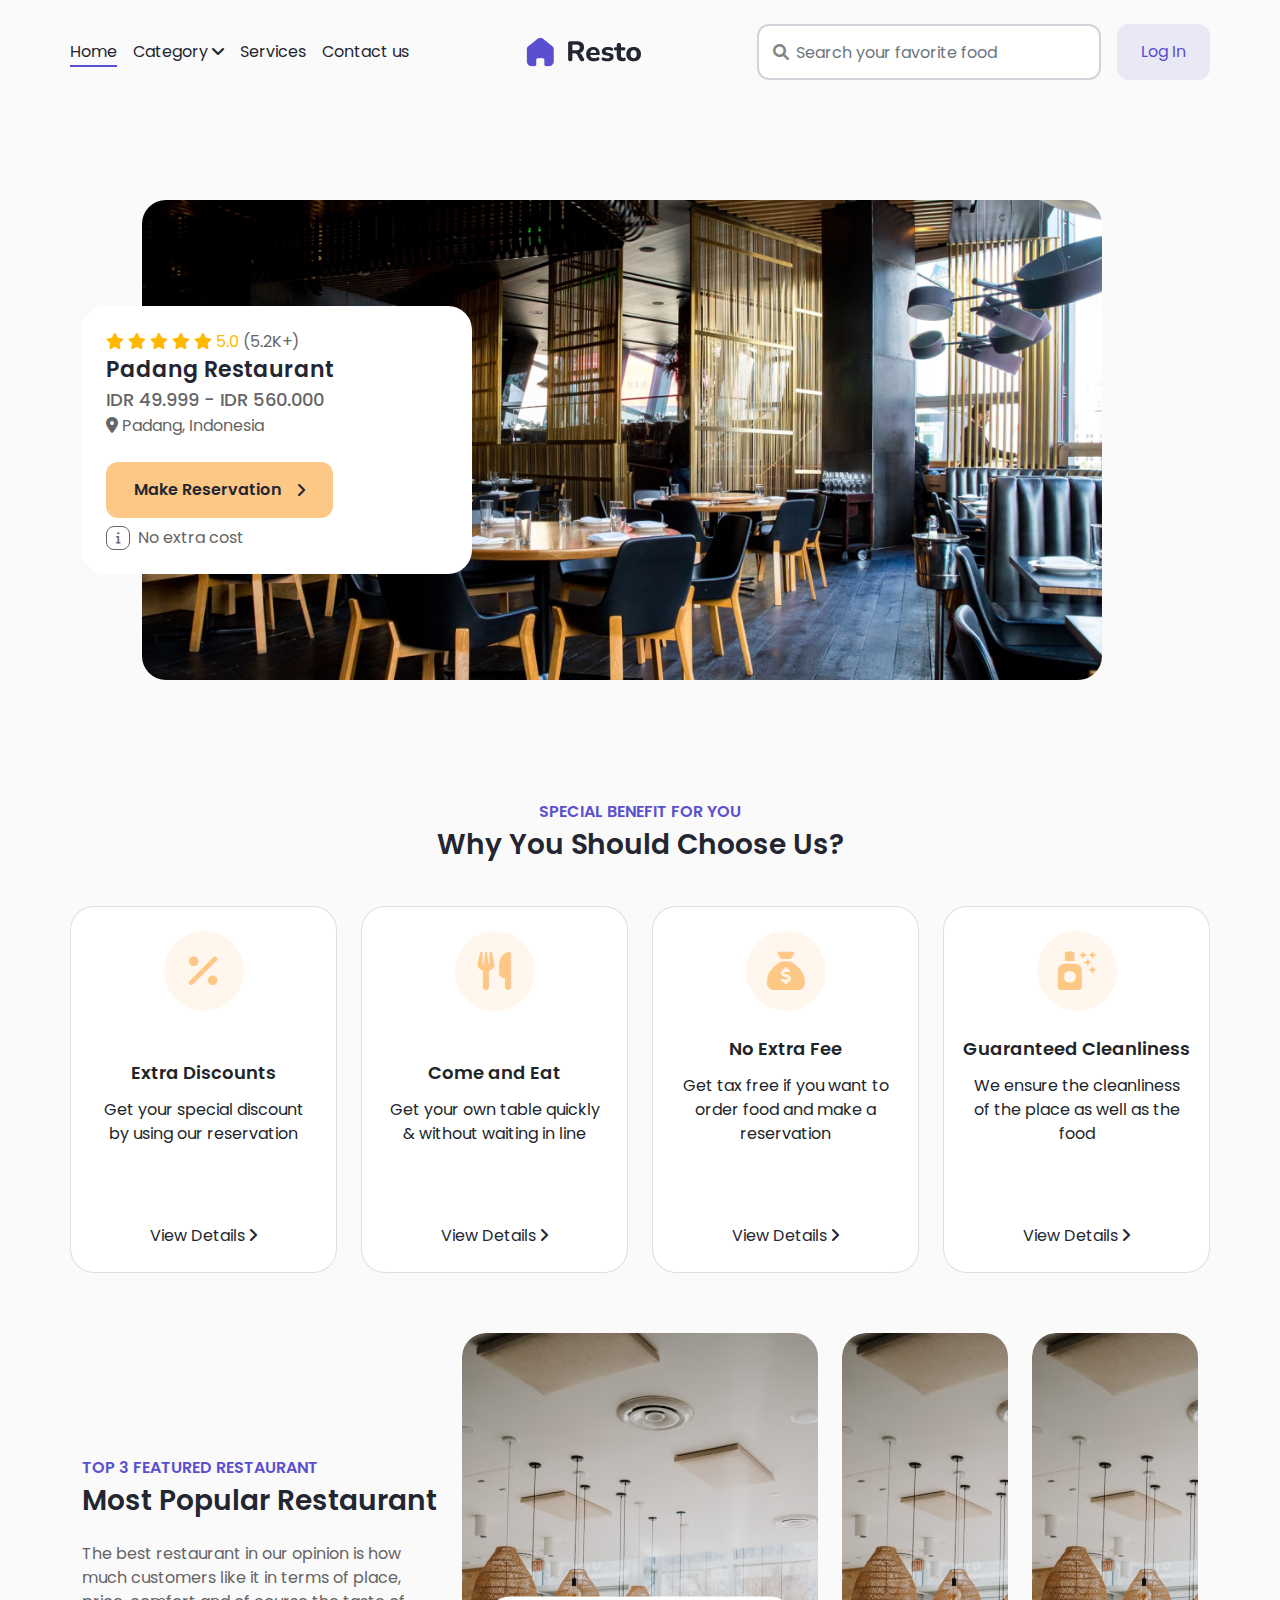
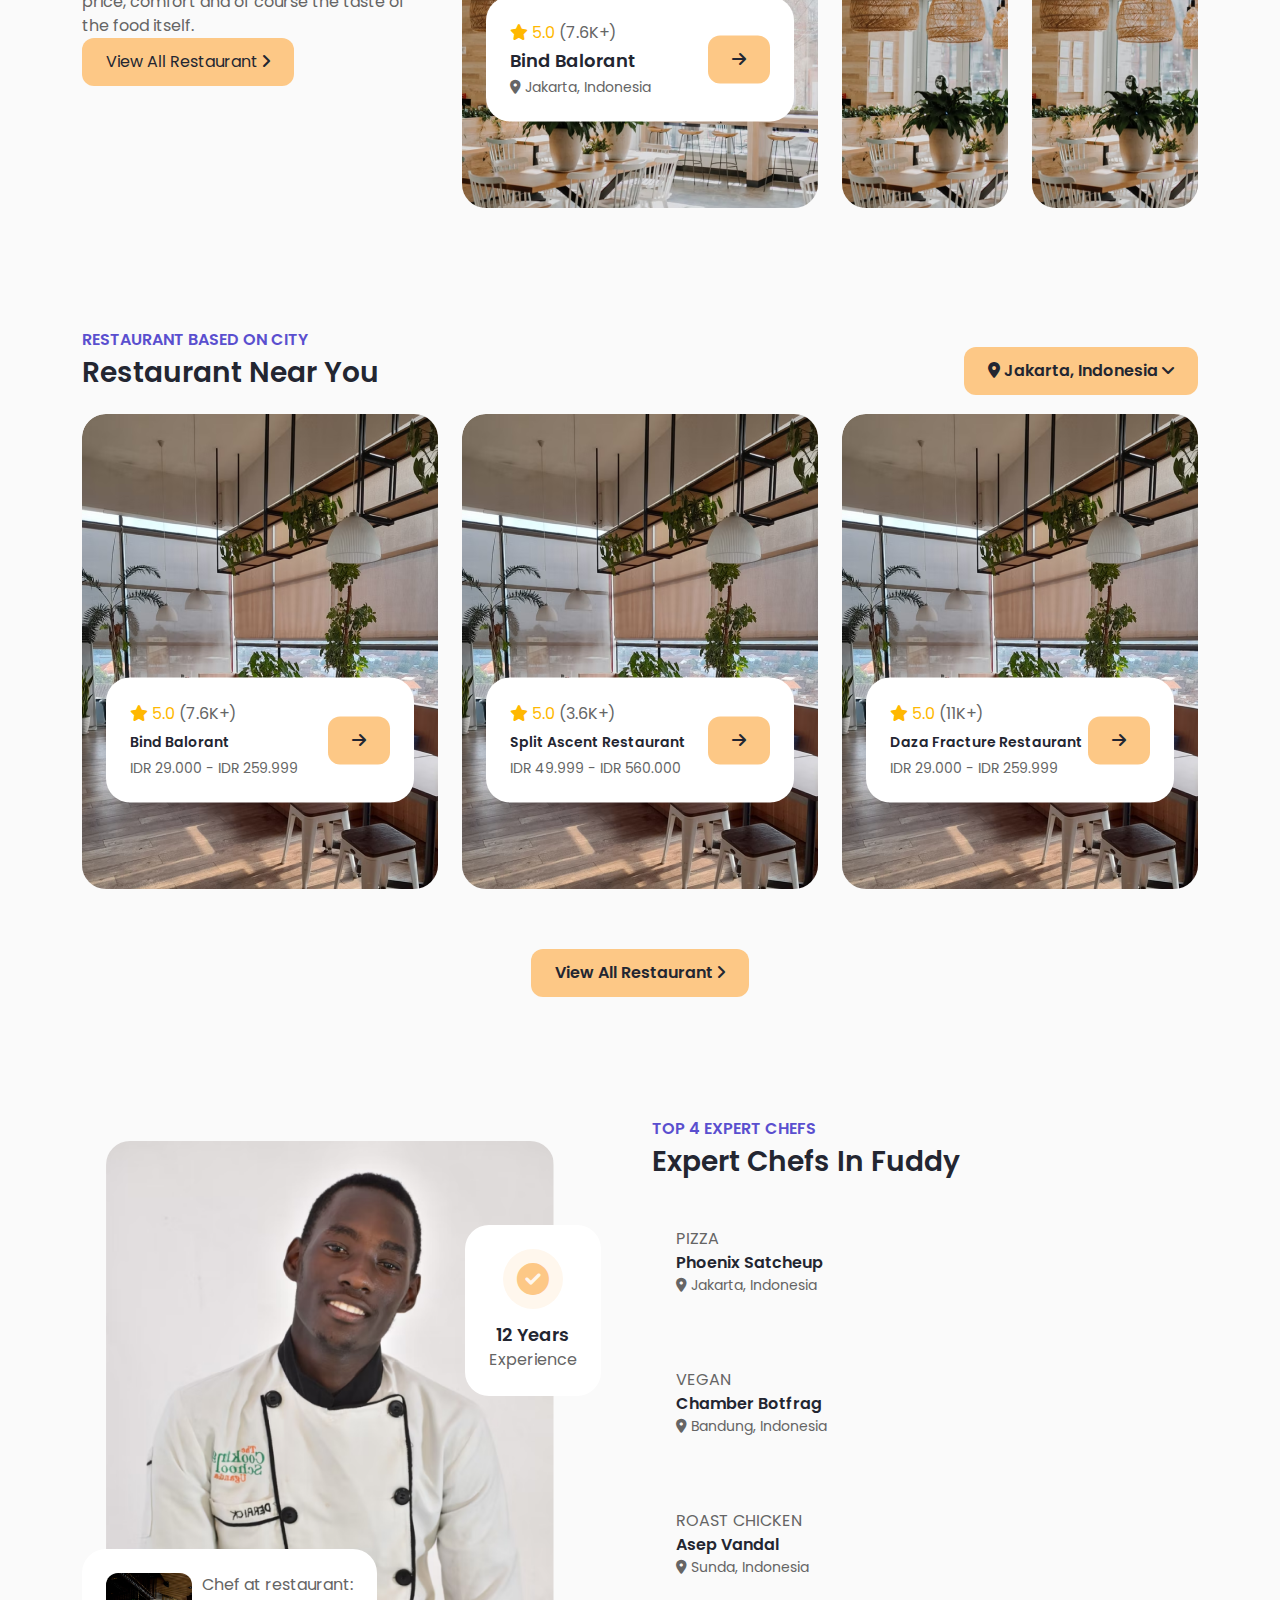
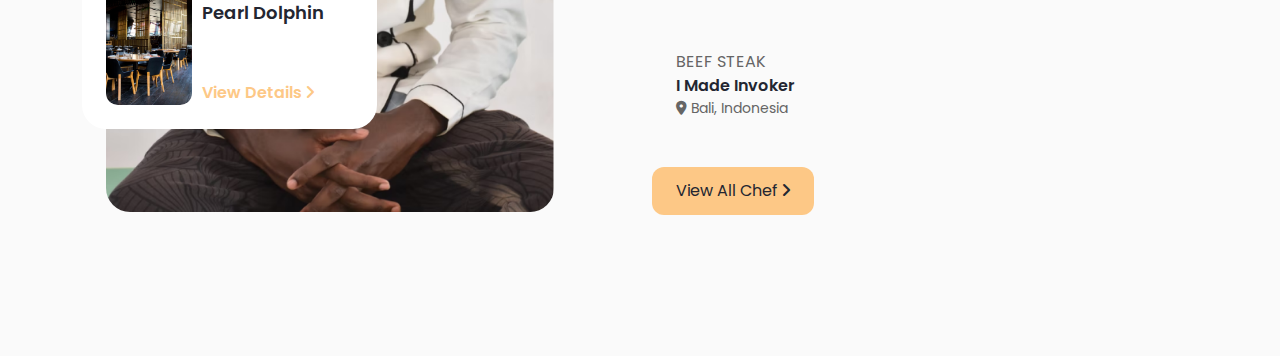
<file: bwa-agustusan/index.html>
<!DOCTYPE html>
<html lang="en">
  <head>
    <meta charset="UTF-8" />
    <meta http-equiv="X-UA-Compatible" content="IE=edge" />
    <meta name="viewport" content="width=device-width, initial-scale=1.0" />
    <title>Resto - Restoran Landing Page</title>

    <link rel="stylesheet" href="assets/style/style.css" />
    <link rel="stylesheet" href="bootstrap-5.0.2-dist/css/bootstrap.min.css" />
    <link rel="preconnect" href="https://fonts.googleapis.com" />

    <link rel="preconnect" href="https://fonts.gstatic.com" crossorigin />
    <link
      href="https://fonts.googleapis.com/css2?family=Poppins:wght@100;200;300;400;500;600;700;800;900&display=swap"
      rel="stylesheet"
    />
    <link rel="stylesheet" href="assets/fontawesome/css/all.min.css" />
  </head>
  <body>
    <!-- Header -->
    <div class="container nav d-flex justify-content-between mt-4">
      <nav>
        <ul class="d-flex gap-3 align-items-center h-100">
          <li>
            <a href="#" class="active" target="_blank" rel="noopener noreferrer"
              >Home</a
            >
          </li>
          <li>
            <a href="#" target="_blank" rel="noopener noreferrer"
              >Category <i class="fa-solid fa-angle-down"></i
            ></a>
          </li>
          <li>
            <a href="#" target="_blank" rel="noopener noreferrer">Services</a>
          </li>
          <li>
            <a href="#" target="_blank" rel="noopener noreferrer">Contact us</a>
          </li>
        </ul>
      </nav>
      <div class="logo d-flex align-items-center">
        <img src="assets/Logo.png" alt="Logo" height="38px" />
      </div>
      <div class="cta d-flex gap-3">
        <div class="search">
          <i class="fa fa-search"></i>
          <input
            type="text"
            class="form-control"
            placeholder="Search your favorite food"
          />
        </div>
        <button class="px-4 py-3">Log In</button>
      </div>
    </div>
    <!-- End of Header -->

    <!-- Ads Banner -->
    <div class="container ads d-flex gap-5">
      <div class="restaurant position-relative">
        <div class="info position-absolute gap-4 d-flex flex-column">
          <div class="top">
            <div class="rating">
              <i class="fa-solid fa-star"></i>
              <i class="fa-solid fa-star"></i>
              <i class="fa-solid fa-star"></i>
              <i class="fa-solid fa-star"></i>
              <i class="fa-solid fa-star"></i>
              5.0
            </div>
            (5.2K+)
            <div class="restaurant-name">Padang Restaurant</div>
            <div class="price">IDR 49.999 - IDR 560.000</div>
            <div class="location">
              <i class="fa-solid fa-location-dot"></i>
              Padang, Indonesia
            </div>
          </div>
          <div class="bottom">
            <button class="reservation-btn d-flex gap-3 align-items-center">
              Make Reservation <i class="fa-solid fa-angle-right"></i>
            </button>
            <div class="additional-info">
              <span>
                <i class="fa-solid fa-info"></i>
              </span>
              No extra cost
            </div>
          </div>
        </div>
        <img src="assets/image4.png" alt="" />
      </div>
      <div class="restaurant position-relative">
        <div class="info position-absolute gap-4 d-flex flex-column">
          <div class="top">
            <div class="rating">
              <i class="fa-solid fa-star"></i>
              <i class="fa-solid fa-star"></i>
              <i class="fa-solid fa-star"></i>
              <i class="fa-solid fa-star"></i>
              <i class="fa-solid fa-star"></i>
              5.0
            </div>
            (5.2K+)
            <div class="restaurant-name">Padang Restaurant</div>
            <div class="price">IDR 49.999 - IDR 560.000</div>
            <div class="location">
              <i class="fa-solid fa-location-dot"></i>
              Padang, Indonesia
            </div>
          </div>
          <div class="bottom">
            <button class="reservation-btn d-flex gap-3 align-items-center">
              Make Reservation <i class="fa-solid fa-angle-right"></i>
            </button>
            <div class="additional-info">
              <span>
                <i class="fa-solid fa-info"></i>
              </span>
              No extra cost
            </div>
          </div>
        </div>
        <img src="assets/image4-1.png" alt="" />
      </div>
    </div>
    <!-- End of Ads Banner -->

    <!-- Benefits -->
    <div class="benefit container">
      <div class="intro text-center">Special Benefit For You</div>
      <div class="title text-center">Why You Should Choose Us?</div>
      <div class="benefit-list row gap-4">
        <div class="card col-sm">
          <div class="icon">
            <i class="fa-solid fa-percent"></i>
          </div>
          <div class="benefit-title">Extra Discounts</div>
          <div class="benefit-description">
            Get your special discount by using our reservation
          </div>
          <button>View Details <i class="fa-solid fa-angle-right"></i></button>
        </div>
        <div class="card col-sm">
          <div class="icon">
            <i class="fa-solid fa-utensils"></i>
          </div>
          <div class="benefit-title">Come and Eat</div>
          <div class="benefit-description">
            Get your own table quickly & without waiting in line
          </div>
          <button>View Details <i class="fa-solid fa-angle-right"></i></button>
        </div>
        <div class="card col-sm">
          <div class="icon">
            <i class="fa-solid fa-sack-dollar"></i>
          </div>
          <div class="benefit-title">No Extra Fee</div>
          <div class="benefit-description">
            Get tax free if you want to order food and make a reservation
          </div>
          <button>View Details <i class="fa-solid fa-angle-right"></i></button>
        </div>
        <div class="card col-sm">
          <div class="icon">
            <i class="fa-solid fa-spray-can-sparkles"></i>
          </div>
          <div class="benefit-title">Guaranteed Cleanliness</div>
          <div class="benefit-description">
            We ensure the cleanliness of the place as well as the food
          </div>
          <button>View Details <i class="fa-solid fa-angle-right"></i></button>
        </div>
      </div>
    </div>
    <!-- End of Benefit -->

    <!-- Featured -->
    <div class="featured container">
      <div class="row">
        <div class="col-4 d-flex align-items-center">
          <div>
            <div class="intro">Top 3 Featured Restaurant</div>
            <div class="title">Most Popular Restaurant</div>
            <div class="description text-justify">
              The best restaurant in our opinion is how much customers like it
              in terms of place, price, comfort and of course the taste of the
              food itself.
            </div>
            <button>
              View All Restaurant <i class="fa-solid fa-angle-right"></i>
            </button>
          </div>
        </div>
        <div class="col-4 popular-restaurant" onmouseenter="changehover(this)">
          <div class="featured-item d-flex align-items-end">
            <div class="info d-flex flex-row justify-content-between hidden">
              <div class="left">
                <div class="rating"><i class="fa-solid fa-star"></i> 5.0</div>
                (7.6K+)
                <div class="restaurant-name">Bind Balorant</div>
                <div class="location">
                  <i class="fa-solid fa-location-dot"></i>
                  Jakarta, Indonesia
                </div>
              </div>
              <div class="d-flex align-items-center">
                <button><i class="fa-solid fa-arrow-right"></i></button>
              </div>
            </div>
          </div>
        </div>
        <div class="col-2 popular-restaurant" onmouseenter="changehover(this)">
          <div class="featured-item d-flex align-items-end">
            <div class="info d-flex flex-row justify-content-between hidden">
              <div class="left">
                <div class="rating"><i class="fa-solid fa-star"></i> 5.0</div>
                (7.6K+)
                <div class="restaurant-name">Bind Balorant</div>
                <div class="location">
                  <i class="fa-solid fa-location-dot"></i>
                  Jakarta, Indonesia
                </div>
              </div>
              <div class="d-flex align-items-center">
                <button><i class="fa-solid fa-arrow-right"></i></button>
              </div>
            </div>
          </div>
        </div>
        <div class="col-2 popular-restaurant" onmouseenter="changehover(this)">
          <div class="featured-item d-flex align-items-end">
            <div class="info d-flex flex-row justify-content-between hidden">
              <div class="left">
                <div class="rating"><i class="fa-solid fa-star"></i> 5.0</div>
                (7.6K+)
                <div class="restaurant-name">Bind Balorant</div>
                <div class="location">
                  <i class="fa-solid fa-location-dot"></i>
                  Jakarta, Indonesia
                </div>
              </div>
              <div class="d-flex align-items-center">
                <button><i class="fa-solid fa-arrow-right"></i></button>
              </div>
            </div>
          </div>
        </div>
      </div>
    </div>
    <!-- End of Featured -->
    <!-- Restaurant based on city -->
    <div class="container city-restaurant">
      <div class="top d-flex justify-content-between">
        <div>
          <div class="intro">Restaurant Based on City</div>
          <div class="title">Restaurant Near You</div>
        </div>
        <div class="d-flex align-items-center">
          <button>
            <i class="fa-solid fa-location-dot"></i> Jakarta, Indonesia
            <i class="fa-solid fa-angle-down"></i>
          </button>
        </div>
      </div>
      <div class="row">
        <div class="col-4">
          <div class="near-restaurant">
            <div class="d-flex align-items-end near-restaurant-item">
              <div class="info d-flex flex-row justify-content-between">
                <div class="left">
                  <div class="rating"><i class="fa-solid fa-star"></i> 5.0</div>
                  (7.6K+)
                  <div class="restaurant-name">Bind Balorant</div>
                  <div class="price">IDR 29.000 - IDR 259.999</div>
                </div>
                <div class="d-flex align-items-center">
                  <button><i class="fa-solid fa-arrow-right"></i></button>
                </div>
              </div>
            </div>
          </div>
        </div>
        <div class="col-4">
          <div class="near-restaurant">
            <div class="d-flex align-items-end near-restaurant-item">
              <div class="info d-flex flex-row justify-content-between">
                <div class="left">
                  <div class="rating"><i class="fa-solid fa-star"></i> 5.0</div>
                  (3.6K+)
                  <div class="restaurant-name">Split Ascent Restaurant</div>
                  <div class="price">IDR 49.999 - IDR 560.000</div>
                </div>

                <div class="d-flex align-items-center">
                  <button><i class="fa-solid fa-arrow-right"></i></button>
                </div>
              </div>
            </div>
          </div>
        </div>
        <div class="col-4">
          <div class="near-restaurant">
            <div class="d-flex align-items-end near-restaurant-item">
              <div class="info d-flex flex-row justify-content-between">
                <div class="left">
                  <div class="rating"><i class="fa-solid fa-star"></i> 5.0</div>
                  (11K+)
                  <div class="restaurant-name">Daza Fracture Restaurant</div>
                  <div class="price">IDR 29.000 - IDR 259.999</div>
                </div>
                <div class="d-flex align-items-center">
                  <button><i class="fa-solid fa-arrow-right"></i></button>
                </div>
              </div>
            </div>
          </div>
        </div>
      </div>
      <div class="cta-btn">
        <button>
          View All Restaurant <i class="fa-solid fa-angle-right"></i>
        </button>
      </div>
    </div>
    <!-- End of city restaurant -->
    <!-- Expert -->
    <div class="container expert">
      <div class="row">
        <div class="col-6">
          <div class="chef-image position-relative">
            <img src="assets/expert.png" alt="" />
            <div
              class="experience position-absolute d-flex flex-column align-items-center"
            >
              <div
                class="icon d-flex align-items-center justify-content-center"
              >
                <i class="fa-solid fa-circle-check"></i>
              </div>
              <div class="years">12 Years</div>
              <div class="desc">Experience</div>
            </div>
            <div class="position position-absolute d-flex flex-row">
              <div class="work-place">
                <img src="assets/image4.png" alt="" />
              </div>
              <div class="right d-flex justify-content-between flex-column">
                <div>
                  <div class="desc">Chef at restaurant:</div>
                  <div class="restaurant-name">Pearl Dolphin</div>
                </div>
                <div class="cta">
                  View Details <i class="fa-solid fa-angle-right"></i>
                </div>
              </div>
            </div>
          </div>
        </div>
        <div class="col-6">
          <div class="intro">Top 4 Expert Chefs</div>
          <div class="title">Expert Chefs In Fuddy</div>
          <div class="chefs-list gap-4 d-flex flex-column">
            <div
              class="chef d-flex justify-content-between flex-row align-items-center"
            >
              <div class="left">
                <div class="food">Pizza</div>
                <div class="chef-name">Phoenix Satcheup</div>
                <div class="location">
                  <i class="fa-solid fa-location-dot"></i>
                  Jakarta, Indonesia
                </div>
              </div>
              <div class="right">
                Profile Details <i class="fa-solid fa-angle-right"></i>
              </div>
            </div>
            <div
              class="chef d-flex justify-content-between flex-row align-items-center"
            >
              <div class="left">
                <div class="food">Vegan</div>
                <div class="chef-name">Chamber Botfrag</div>
                <div class="location">
                  <i class="fa-solid fa-location-dot"></i>
                  Bandung, Indonesia
                </div>
              </div>
              <div class="right">
                Profile Details <i class="fa-solid fa-angle-right"></i>
              </div>
            </div>
            <div
              class="chef d-flex justify-content-between flex-row align-items-center"
            >
              <div class="left">
                <div class="food">Roast Chicken</div>
                <div class="chef-name">Asep Vandal</div>
                <div class="location">
                  <i class="fa-solid fa-location-dot"></i>
                  Sunda, Indonesia
                </div>
              </div>
              <div class="right">
                Profile Details <i class="fa-solid fa-angle-right"></i>
              </div>
            </div>
            <div
              class="chef d-flex justify-content-between flex-row align-items-center"
            >
              <div class="left">
                <div class="food">Beef Steak</div>
                <div class="chef-name">I Made Invoker</div>
                <div class="location">
                  <i class="fa-solid fa-location-dot"></i>
                  Bali, Indonesia
                </div>
              </div>
              <div class="right">
                Profile Details <i class="fa-solid fa-angle-right"></i>
              </div>
            </div>
          </div>
          <button>View All Chef <i class="fa-solid fa-angle-right"></i></button>
        </div>
      </div>
    </div>

    <!-- End of Expert -->

    <script src="assets/script/script.js"></script>
    <script src="bootstrap-5.0.2-dist/js/bootstrap.min.js"></script>
  </body>
</html>
</file>
<file: bwa-agustusan/assets/style/style.css>
body {
  background-color: #fafafa !important;
  font-family: "Poppins", sans-serif !important;
}

.container.nav {
  padding: 0;
}

nav ul {
  padding: 0;
}

nav ul li {
  list-style: none;
}

nav ul li a {
  text-decoration: none;
  color: #232631;
  padding-bottom: 2px;
}

nav ul li a:hover {
  /* border-bottom: 2px solid #5a4fcf; */
  color: #5a4fcf;
}

nav ul li a.active {
  border-bottom: 2px solid #5a4fcf;
}

nav ul li a.active:hover {
  color: #232631;
}
.search {
  position: relative;
  color: #858585;
}

.search input {
  height: 56px;
  text-indent: 25px;
  border-radius: 12px;
  border-width: 2px;
}

.search input:focus {
  box-shadow: none;
  border: 2px solid blue;
}

.search .fa-search {
  position: absolute;
  top: 20px;
  left: 16px;
}

.cta button {
  background: rgba(90, 79, 207, 0.1);
  color: #5a4fcf;
  border-radius: 12px;
  border: none;
}

.ads {
  margin-top: 60px;
  overflow: auto;
  -ms-overflow-style: none;
  scrollbar-width: none;
}

.ads::-webkit-scrollbar {
  display: none;
}

.ads .restaurant {
  padding: 60px;
}

.info {
  background: #fff;
  border-radius: 24px;
  color: #656565;
  padding: 24px;
  top: 50%;
  left: 0;
  transform: translateY(-50%);
  width: min(100%, 390px);
  z-index: 1;
}

.rating {
  color: #ffb800;
  display: inline-block;
}

.restaurant-name {
  color: #232631;
  font-size: 22px;
  font-weight: 600;
  line-height: 32px;
}

.ads .info .price {
  font-size: 18px;
  font-weight: 500;
  line-height: 28px;
}

.ads .info .location {
  line-height: 24px;
}

.ads .info .reservation-btn {
  padding: 16px 28px;
  background-color: #fdc886;
  border-radius: 12px;
  color: #232631;
  font-weight: 600;
  width: fit-content;
  border: none;
}

.ads .info .bottom .additional-info {
  display: flex;
  align-items: center;
  gap: 8px;
  margin-top: 8px;
}

.ads .info .bottom .additional-info span {
  width: 24px;
  height: 24px;
  border-radius: 8px;
  display: inline-flex;
  border: 1px solid #656565;
  justify-content: center;
  align-items: center;
  font-size: 12px;
}

.ads .restaurant img {
  width: 960px;
  height: 480px;
  object-fit: cover;
  border-radius: 24px;
}

.benefit {
  margin: 60px 0;
}

.intro {
  text-transform: uppercase;
  color: #5a4fcf;
  font-weight: 600;
}

.title {
  text-transform: capitalize;
  color: #232631;
  font-weight: 600;
  font-size: 28px;
  margin-bottom: 20px;
}

.benefit .benefit-list .card {
  text-align: center;
  padding: 0;
  margin-top: 20px;
  border-radius: 24px;
  cursor: pointer;
}

.benefit .benefit-list .card .icon {
  width: 5rem;
  height: 5rem;
  border-radius: 50%;
  background-color: rgba(253, 200, 134, 0.15);
  margin: auto;
  margin-top: 24px;
  font-size: 38px;
  color: #fdc886;
  display: flex;
  justify-content: center;
  align-items: center;
}

.benefit .benefit-list .card .benefit-title {
  font-weight: 600;
  font-size: 18px;
  margin-top: 24px;
}

.benefit .benefit-list .card .benefit-description {
  margin: 12px 24px 0 24px;
}

.benefit .benefit-list .card button {
  margin-top: 54px;
  background-color: transparent;
  padding: 24px;
  border: none;
  color: #232631;
  border-radius: 12px 12px 24px 24px;
}

.benefit .benefit-list .card:hover button {
  background-color: #fdc886;
  color: #232631;
}

.featured .row {
  height: 475px;
}

.featured .row .description {
  color: #656565;
  width: 340px;
}

button {
  background-color: #fdc886;
  padding: 12px 24px;
  border: none;
  color: #232631;
  border-radius: 12px !important;
  margin-top: 56px;
}

.featured .featured-item {
  background-image: url("../image5.png");
  border-radius: 24px;
  width: 100%;
  height: 100%;
  cursor: pointer;
  padding: 24px;
}

.featured .featured-item .info {
  background-color: #fff;
  padding: 24px;
  border-radius: 24px;
}

.featured .featured-item .info .restaurant-name {
  color: #232631;
  font-weight: 600;
}

.featured .featured-item .info .location {
  font-size: 14px;
}

.featured .featured-item .info button {
  margin: 0;
}

.featured .col-2 .featured-item .info.hidden {
  display: none !important;
}

.city-restaurant {
  margin-top: 120px;
}

.city-restaurant button {
  border: none;
  background-color: #f2f2f2;
  border-radius: 12px;
  padding: 12px 24px;
  color: #656565;
}

.city-restaurant .near-restaurant {
  height: 475px;
  background-image: url("../image\ 8.png");
  border-radius: 24px;
  padding: 24px;
  cursor: pointer;
}

.city-restaurant .near-restaurant button {
  background-color: #fdc886;
}

.city-restaurant .near-restaurant .near-restaurant-item {
  height: 100%;
}

.near-restaurant .restaurant-name {
  font-size: 14px;
}

.featured-item .restaurant-name {
  font-size: 18px;
}

.near-restaurant .price {
  font-size: 14px;
}

.city-restaurant .cta-btn {
  width: 100%;
  display: flex;
  justify-content: center;
  margin-top: 60px;
}

.city-restaurant button {
  background-color: #fdc886;
  color: #232631;
  font-weight: 600;
}

.expert {
  margin-top: 120px;
  margin-bottom: 120px;
}

.expert .chef-image {
  padding: 24px;
  border-radius: 24px;
}

.expert .chef-image img {
  width: 90%;
  height: 90%;
  object-fit: cover;
  border-radius: 24px;
}

.expert .chef-image .experience {
  padding: 24px;
  border-radius: 24px;
  right: 5%;
  top: 15%;
  background-color: #fff;
}

.expert .chef-image .experience .icon {
  color: #fdc886;
  background-color: #fff7ed;
  font-size: 32px;
  width: 60px;
  height: 60px;
  border-radius: 100%;
}

.expert .chef-image .experience .years {
  margin-top: 12px;
  color: #232631;
  font-weight: 600;
  font-size: 18px;
}

.expert .chef-image .experience .desc {
  color: #656565;
}

.expert .chef-image .position {
  padding: 24px;
  border-radius: 24px;
  left: 0;
  bottom: 15%;
  background-color: #fff;
}

.expert .chef-image .position .work-place {
  width: 96px;
  height: 132px;
}

.expert .chef-image .position .desc {
  color: #656565;
}

.expert .chef-image .position .restaurant-name {
  color: #232631;
  font-weight: 600;
  font-size: 18px;
}

.expert .chef-image .position .cta {
  color: #fdc886;
  font-weight: 600;
  cursor: pointer;
}
.expert .chef-image .position .work-place img {
  border-radius: 12px;
  height: 100%;
}

.expert .chef {
  padding: 24px;
  border-radius: 24px;
}

.expert .chef:hover {
  background-color: #fff;
  cursor: pointer;
}

.expert .chef .food {
  color: #656565;
  text-transform: uppercase;
}

.expert .chef .chef-name {
  color: #232631;
  font-weight: 600;
  text-transform: capitalize;
}

.expert .chef .location {
  color: #656565;
  font-size: 14px;
}

.expert .chef .right {
  color: #fdc886;
  display: none;
}

.expert .chef:hover .right {
  display: block;
}

.expert button {
  margin-top: 24px;
}
</file>
